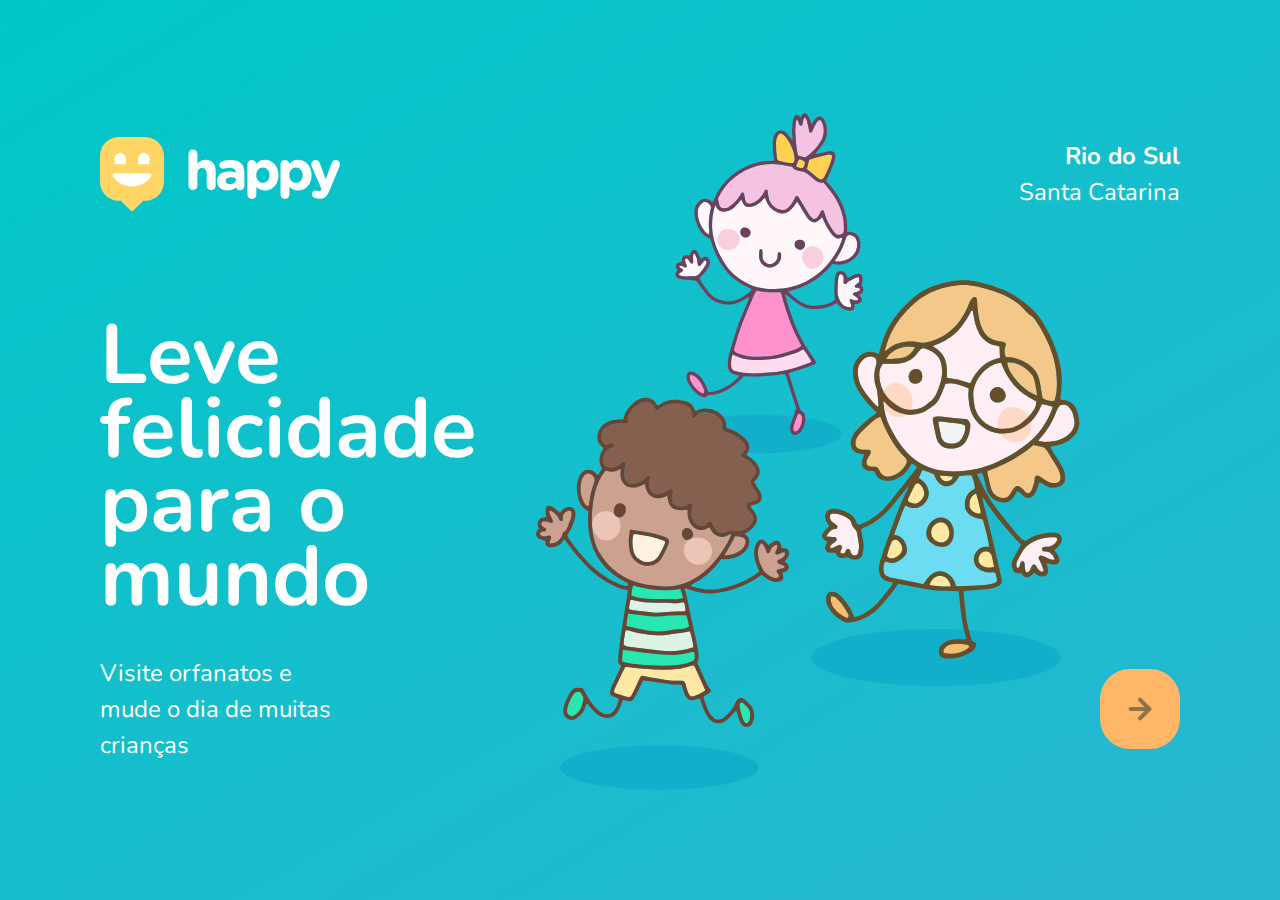
<file: index.html>
<!DOCTYPE html>
<html lang="pt-br">
  <head>
    <meta charset="UTF-8" />
    <meta name="viewport" content="width=device-width, initial-scale=1.0" />
    <title>Happy</title>
    <link rel="icon" href="./public/images/logo-icon.png" />
    <link href="https://fonts.googleapis.com/css2?family=Nunito:wght@400;600;800&display=swap" rel="stylesheet"/>
    <link rel="stylesheet" href="./public/css/main.css" />
    <link rel="stylesheet" href="./public/css/animations.css">
    <link rel="stylesheet" href="./public/css/page-landing.css">
  </head>

  <body>
    <div id="page-landing">
      <div id="container">
        <header>
          <img src="./public/images/logo.svg" alt="LogoHappy" />

          <div class="location">
            <strong>Rio do Sul</strong>
            <p>Santa Catarina</p>
          </div>
        </header>

        <main>
          <h1>Leve felicidade para o mundo</h1>

          <section class="visit">
            <p>Visite orfanatos e mude o dia de muitas crianças</p>

            <a href="./orphanages.html" title="Visite orfanatos">
              <img src="./public/images/arrow.svg" alt="" />
            </a>
          </section>
          <div></div>
        </main>
      </div>
    </div>
  </body>
</html>

<!-- 
    HTML:
        HyperText
            Hiper texto

        Mark
            Marcação <tag>

        Language
            Linguagem 
-->
</file>
<file: public/css/main.css>
/* o que é uma regra css? */
* {
  margin: 0;
  padding: 0;
  box-sizing: border-box;
}
body {
  height: 100vh;
  color: white;
  background: #EBF2F5;
}

:root {
  font-size: 62.5%;
}

body,
input,
button,
textarea {
  font: 400 1.8rem/1 "Nunito", sans-serif;
}
</file>
<file: public/css/animations.css>
/* animações */
@keyframes up {
  from {
    opacity: 0;
    transform: translateY(16px);
  }

  to {
    opacity: 1;
    transform: translateY(0);
  }
}

@keyframes right {
  from {
    transform: translateX(-100%);
  }
  to {
    transform: translateX(0);
  }
}

@keyframes appear {
  from {
    opacity: 0;
  }
  to {
    opacity: 1;
  }
}

.animate-up {
  animation-name: up;
  animation-duration: 300ms;
  animation-fill-mode: backwards;
}

.animate-right {
  animation-name: right;
  animation-duration: 800ms;
}

.animate-appear {
  animation-name: appear;
  animation-duration: 300ms;
  animation-fill-mode: backwards;
}
</file>
<file: public/css/page-landing.css>
#page-landing {
  background: linear-gradient(329.54deg, #29b6d1 0%, #00c7c7 100%);

  text-align: center;
  min-height: 100vh;

  display: flex;
  /* allign-items: center; - vai centralizar apenas em cima e embaixo*/
}

#container {
  margin: auto; /* isso alinha nas laterais e em cima e embaixo*/

  width: min(90%, 112rem);
}

.location,
h1,
.visit p {
  height: 16vh;
}

#logo {
  animation-delay: 50ms;
}

.location {
  animation-delay: 100ms;
}

main h1 {
  animation-delay: 150ms;
  font-size: clamp(4rem, 8vw, 8.4rem);
}

.visit p {
  animation-delay: 200ms;
}

.visit a {
  height: 8rem;
  width: 8rem;
  background: #ffb666;

  border: none;
  border-radius: 3rem;

  display: flex;
  align-items: center;
  justify-content: center;

  margin: auto;

  transition: background 200ms;
  animation-delay: 250ms;
}

.visit a:hover {
  background: #96feff;
}

/* desktop version */

@media (min-width: 760px) {
  #container {
    padding: 5rem 2rem;
    /* shorthand background: image repeat position / size */
    background: url(../images/bg.svg) no-repeat 80% / clamp(30rem, 54vw, 56rem);
  }

  header {
    display: flex;
    align-items: center;
    justify-content: space-between;
  }

  .location,
  h1,
  .visit p {
    height: initial;
    text-align: initial;
  }

  .location {
    text-align: right;
    font-size: 2.4rem;
    line-height: 1.5;
  }

  main h1 {
    font-weight: bold;
    line-height: 0.88;

    margin: clamp(10%, 9vh, 12%) 0 4rem;

    width: min(300px, 80%);
  }

  .visit {
    display: flex;
    align-items: center;
    justify-content: space-between;
  }

  .visit p {
    font-size: 2.4rem;
    line-height: 1.5;
    width: clamp(20rem, 20vw, 30rem);
  }

  .visit a {
    margin: initial;
  }
}
</file>
